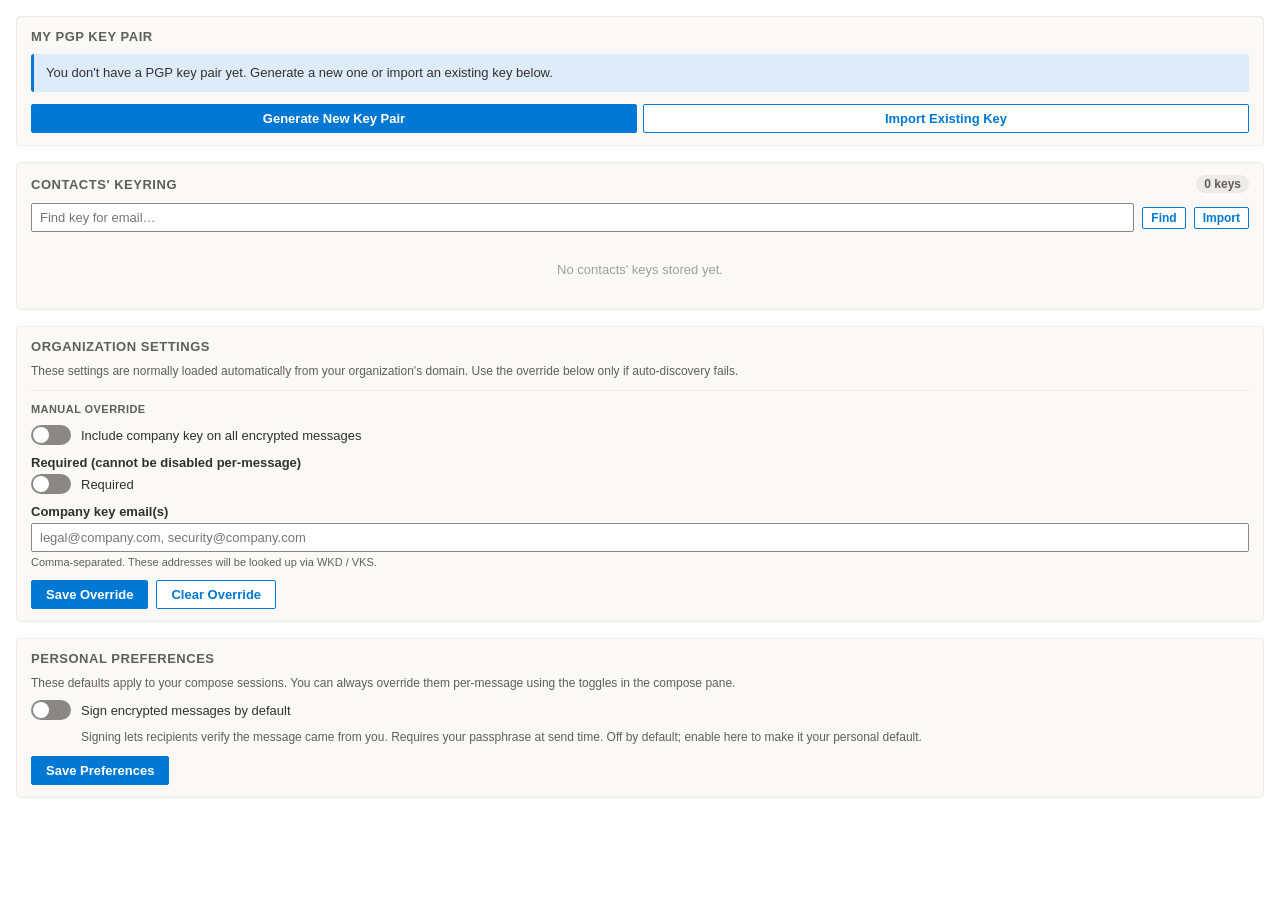
<file: web/KeyManagement.html>
<!DOCTYPE html>
<html lang="en">
<head>
  <meta charset="UTF-8" />
  <meta http-equiv="X-UA-Compatible" content="IE=Edge" />
  <meta name="viewport" content="width=device-width, initial-scale=1.0" />
  <title>PGP Key Management</title>

  <script src="https://appsforoffice.microsoft.com/lib/1/hosted/office.js"></script>
  <link rel="stylesheet" href="https://static2.sharepointonline.com/files/fabric/office-ui-fabric-core/9.6.0/css/fabric.min.css" />
  <link rel="stylesheet" href="css/pgp-addon.css" />
</head>
<body>
<div class="pgp-pane" id="app">

  <!-- ── Global status bar ──────────────────────────────── -->
  <div id="status-bar" class="pgp-hidden"></div>

  <!-- ═══════════════════════════════════════════════════════
       MY KEY PAIR
  ══════════════════════════════════════════════════════════ -->
  <section class="pgp-section" id="section-my-key">
    <div class="pgp-section-title">My PGP Key Pair</div>

    <!-- No key exists yet -->
    <div id="panel-no-key">
      <div class="pgp-alert pgp-alert--info pgp-mt-sm">
        You don't have a PGP key pair yet. Generate a new one or import an
        existing key below.
      </div>
      <div class="pgp-row pgp-mt-md" style="flex-wrap:wrap;gap:6px;">
        <button class="pgp-btn pgp-btn--primary" style="flex:1;" id="btn-show-generate">
          Generate New Key Pair
        </button>
        <button class="pgp-btn pgp-btn--secondary" style="flex:1;" id="btn-show-import-key">
          Import Existing Key
        </button>
      </div>
    </div>

    <!-- Key exists — show info -->
    <div id="panel-has-key" class="pgp-hidden">
      <div class="pgp-row pgp-row--between">
        <div>
          <div id="key-uid" style="font-weight:600;"></div>
          <div id="key-created" class="pgp-key-item__meta"></div>
          <div id="key-expires" class="pgp-key-item__meta"></div>
        </div>
        <span id="key-status-badge" class="pgp-badge pgp-badge--success">Active</span>
      </div>
      <span class="pgp-fingerprint" id="key-fingerprint"></span>

      <!-- Shown for legacy (weak) key types -->
      <div id="key-legacy-row" class="pgp-hidden" style="margin-top:6px;">
        <span class="pgp-badge pgp-badge--warning" id="key-algorithm-badge"></span>
      </div>

      <div class="pgp-row pgp-mt-md" style="flex-wrap:wrap;gap:6px;">
        <button class="pgp-btn pgp-btn--secondary" id="btn-copy-pubkey">Copy Public Key</button>
        <button class="pgp-btn pgp-btn--secondary" id="btn-send-pubkey">Send via Email</button>
        <button class="pgp-btn pgp-btn--secondary" id="btn-export-key">Download Backup</button>
        <button class="pgp-btn pgp-btn--secondary" id="btn-show-generate">Regenerate Key</button>
        <button class="pgp-btn pgp-btn--secondary" id="btn-show-import-key">Import Key</button>
        <button class="pgp-btn pgp-btn--danger"    id="btn-delete-key">Delete Key</button>
      </div>

      <!-- Inline confirmation shown when Delete Key is clicked (replaces window.confirm,
           which is blocked in sandboxed Office task-pane iframes). -->
      <div id="panel-delete-confirm" class="pgp-hidden"
           style="margin-top:10px;padding:10px;background:#fef0f0;border:1px solid #f4c7c7;border-radius:4px;">
        <div style="font-size:13px;font-weight:600;color:#a80000;margin-bottom:6px;">Delete key pair?</div>
        <p style="font-size:12px;color:#605e5c;margin:0 0 10px;">
          This cannot be undone. You will need to generate or import a new key
          pair and share your new public key with all your contacts.
        </p>
        <div class="pgp-row" style="gap:8px;">
          <button class="pgp-btn pgp-btn--danger pgp-btn--sm" id="btn-delete-confirm">Yes, Delete</button>
          <button class="pgp-btn pgp-btn--secondary pgp-btn--sm" id="btn-delete-cancel">Cancel</button>
        </div>
      </div>

      <!-- Add Modern Subkeys — shown only for legacy (weak) algorithm keys -->
      <div id="panel-add-subkeys-trigger" class="pgp-hidden" style="margin-top:10px;">
        <button class="pgp-btn pgp-btn--secondary pgp-btn--full" id="btn-add-subkeys">
          ✦ Add Modern ECC Subkeys
        </button>
      </div>

      <!-- Add Modern Subkeys form — shown when btn-add-subkeys is clicked -->
      <div id="panel-add-subkeys" class="pgp-hidden"
           style="margin-top:12px;border-top:1px solid #edebe9;padding-top:12px;">
        <div class="pgp-section-title" style="margin-bottom:6px;">Add Modern ECC Subkeys</div>
        <p style="font-size:12px;color:#3b3a39;margin:0 0 10px;">
          This will append two new subkeys to your existing key:
        </p>
        <ul style="font-size:12px;color:#3b3a39;margin:0 0 10px;padding-left:18px;">
          <li><strong>Ed25519</strong> — preferred signing subkey (SHA-256, no expiry)</li>
          <li><strong>X25519</strong> — preferred encryption subkey (SHA-256, no expiry)</li>
        </ul>
        <p style="font-size:12px;color:#3b3a39;margin:0 0 10px;">
          Your original key is preserved unchanged. Modern clients will automatically
          prefer the new subkeys. After adding, share your updated public key with
          contacts who need to send you encrypted mail.
        </p>
        <div class="pgp-field">
          <label for="add-subkeys-passphrase">Your passphrase</label>
          <input type="password" id="add-subkeys-passphrase"
            placeholder="Passphrase for this key" autocomplete="off" />
          <span class="pgp-field__hint">Required to authorize the new subkey bindings.</span>
        </div>
        <div id="add-subkeys-status" class="pgp-hidden pgp-mt-sm"></div>
        <div class="pgp-row pgp-mt-md">
          <button class="pgp-btn pgp-btn--primary" id="btn-add-subkeys-confirm" style="flex:1;">
            <span class="pgp-spinner pgp-hidden" id="add-subkeys-spinner"></span>
            Add Modern Subkeys
          </button>
          <button class="pgp-btn pgp-btn--secondary" id="btn-add-subkeys-cancel">Cancel</button>
        </div>
      </div>

      <p style="font-size:11px;color:#605e5c;margin:6px 0 0;">
        <strong>Download Backup</strong> saves your passphrase-protected private key as
        a <code>.asc</code> file. Keep this file secure — it cannot be decrypted without
        your passphrase.
      </p>
    </div>

    <!-- Import existing private key form (hidden until triggered) -->
    <div id="panel-import-key-form" class="pgp-hidden" style="margin-top:12px;border-top:1px solid #edebe9;padding-top:12px;">
      <div class="pgp-section-title" style="margin-bottom:6px;">Import Existing Private Key</div>
      <p style="font-size:12px;color:#605e5c;margin:0 0 10px 0;">
        Paste your armored private key block below.  RSA, ECC, DSA/ElGamal, and
        other OpenPGP-compatible key types are all accepted.  Legacy DSA/ElGamal
        keys will display a security advisory before saving.  Your passphrase is
        required to verify the key is readable — it will not be stored.
      </p>

      <div class="pgp-field">
        <label for="import-privkey-text">Armored private key</label>
        <textarea id="import-privkey-text" rows="7"
          placeholder="-----BEGIN PGP PRIVATE KEY BLOCK-----"
          style="font-family:monospace;font-size:11px;resize:vertical;"></textarea>
      </div>
      <div class="pgp-field">
        <label for="import-privkey-passphrase">Passphrase</label>
        <input type="password" id="import-privkey-passphrase"
          placeholder="Passphrase for this key" autocomplete="off" />
        <span class="pgp-field__hint">
          Used to verify the key is readable. Not stored by the add-in.
        </span>
      </div>

      <div id="import-key-status" class="pgp-hidden pgp-mt-sm"></div>

      <!-- Legacy key warning — shown when a DSA/ElGamal key is detected -->
      <div id="import-legacy-warning" class="pgp-hidden pgp-mt-sm"
           style="border:1px solid #c8a900;background:#fffbe6;border-radius:3px;padding:10px 12px;">
        <div style="font-weight:600;margin-bottom:6px;">⚠ Legacy DSA/ElGamal key detected</div>
        <p style="font-size:12px;color:#3b3a39;margin:0 0 8px;">
          This key uses DSA for signing and ElGamal for encryption — algorithms from
          the mid-1990s that are no longer recommended.  Specific concerns:
        </p>
        <ul style="font-size:12px;color:#3b3a39;margin:0 0 8px;padding-left:18px;">
          <li>Self-signatures use <strong>SHA-1</strong>, which is considered weak against
              collision attacks for new signatures.</li>
          <li><strong>DSA</strong> key strength is limited by the DSA parameter size
              (typically 1024-bit group order, equivalent to ~80-bit security).</li>
          <li><strong>ElGamal</strong> encryption is unpadded and not IND-CCA2 secure
              without careful implementation.</li>
        </ul>
        <p style="font-size:12px;color:#3b3a39;margin:0 0 10px;">
          The add-in will decrypt messages sent to this key, but
          <strong>new messages will not be signed</strong> with it because creating new
          DSA/SHA-1 signatures is blocked by the underlying cryptographic library.
          It is strongly recommended to generate a new ECC or RSA-4096 key and share
          the new public key with your contacts.
        </p>
        <div class="pgp-row" style="gap:8px;">
          <button class="pgp-btn pgp-btn--danger pgp-btn--sm" id="btn-import-legacy-confirm">
            I understand — import anyway
          </button>
          <button class="pgp-btn pgp-btn--secondary pgp-btn--sm" id="btn-import-legacy-cancel">
            Cancel
          </button>
        </div>
      </div>

      <div class="pgp-row pgp-mt-md" id="import-key-buttons">
        <button class="pgp-btn pgp-btn--primary" id="btn-import-key-confirm" style="flex:1;">
          <span class="pgp-spinner pgp-hidden" id="import-key-spinner"></span>
          Import Key
        </button>
        <button class="pgp-btn pgp-btn--secondary" id="btn-import-key-cancel">Cancel</button>
      </div>
    </div>

    <!-- Generate form (hidden until triggered) -->
    <div id="panel-generate-form" class="pgp-hidden" style="margin-top:12px;border-top:1px solid #edebe9;padding-top:12px;">
      <div class="pgp-section-title" style="margin-bottom:12px;">Generate Key Pair</div>

      <div class="pgp-field">
        <label>Key type</label>
        <div style="display:flex;flex-direction:column;gap:6px;margin-top:4px;">
          <label style="display:flex;align-items:flex-start;gap:8px;cursor:pointer;">
            <input type="radio" name="gen-key-type" id="gen-key-type-ecc" value="ecc" checked style="margin-top:3px;" />
            <span>
              <strong>ECC (Ed25519 / X25519)</strong> — Recommended<br/>
              <span style="font-size:11px;color:#605e5c;">Modern, compact keys (~3–6 KB). Supported by GnuPG ≥ 2.1, Thunderbird, Proton Mail, and most current clients.</span>
            </span>
          </label>
          <label style="display:flex;align-items:flex-start;gap:8px;cursor:pointer;">
            <input type="radio" name="gen-key-type" id="gen-key-type-rsa" value="rsa4096" style="margin-top:3px;" />
            <span>
              <strong>RSA-4096</strong> — Legacy compatibility<br/>
              <span style="font-size:11px;color:#605e5c;">Larger keys (~6–10 KB), slower to generate. Use only when exchanging keys with older clients (GnuPG &lt; 2.1, pre-2015 PGP software).</span>
            </span>
          </label>
        </div>
      </div>

      <div class="pgp-field">
        <label for="gen-name">Full name</label>
        <input type="text" id="gen-name" placeholder="Alice Smith" autocomplete="off" />
      </div>
      <div class="pgp-field">
        <label for="gen-email">Email address</label>
        <input type="email" id="gen-email" placeholder="alice@example.com" autocomplete="off" />
      </div>
      <div class="pgp-field">
        <label for="gen-passphrase">Passphrase</label>
        <input type="password" id="gen-passphrase" placeholder="Strong passphrase" autocomplete="new-password" />
        <span class="pgp-field__hint">This passphrase protects your private key. Store it safely — it cannot be recovered.</span>
      </div>
      <div class="pgp-field">
        <label for="gen-passphrase-confirm">Confirm passphrase</label>
        <input type="password" id="gen-passphrase-confirm" placeholder="Repeat passphrase" autocomplete="new-password" />
      </div>

      <div id="gen-status" class="pgp-hidden pgp-mt-sm"></div>

      <div class="pgp-row pgp-mt-md">
        <button class="pgp-btn pgp-btn--primary" id="btn-generate-confirm" style="flex:1;">
          <span class="pgp-spinner pgp-hidden" id="gen-spinner"></span>
          Generate
        </button>
        <button class="pgp-btn pgp-btn--secondary" id="btn-generate-cancel">Cancel</button>
      </div>
    </div>
  </section>

  <!-- ═══════════════════════════════════════════════════════
       CONTACTS' KEYRING
  ══════════════════════════════════════════════════════════ -->
  <section class="pgp-section" id="section-keyring">
    <div class="pgp-row pgp-row--between" style="margin-bottom:10px;">
      <div class="pgp-section-title" style="margin:0;">Contacts' Keyring</div>
      <span id="keyring-count" class="pgp-badge pgp-badge--neutral">0 keys</span>
    </div>

    <!-- Search / lookup -->
    <div class="pgp-row" style="margin-bottom:10px;">
      <input type="email" id="keyring-search" placeholder="Find key for email…" style="flex:1;padding:6px 8px;border:1px solid #8a8886;border-radius:2px;font-size:13px;" />
      <button class="pgp-btn pgp-btn--secondary pgp-btn--sm" id="btn-find-key">Find</button>
      <button class="pgp-btn pgp-btn--secondary pgp-btn--sm" id="btn-show-import">Import</button>
    </div>

    <!-- Search result -->
    <div id="find-result" class="pgp-hidden pgp-mt-sm"></div>

    <!-- Import form -->
    <div id="panel-import-form" class="pgp-hidden" style="margin-bottom:10px;padding:10px;background:#fff;border:1px solid #edebe9;border-radius:3px;">
      <div class="pgp-field" style="margin-bottom:6px;">
        <label for="import-email">Email address</label>
        <input type="email" id="import-email" placeholder="contact@example.com" autocomplete="off" />
      </div>
      <div class="pgp-field" style="margin-bottom:6px;">
        <label for="import-key-text">Armored public key</label>
        <textarea id="import-key-text" rows="5" placeholder="-----BEGIN PGP PUBLIC KEY BLOCK-----"></textarea>
      </div>
      <div id="import-status" class="pgp-hidden"></div>
      <div class="pgp-row pgp-mt-sm">
        <button class="pgp-btn pgp-btn--primary pgp-btn--sm" id="btn-import-confirm">Save Key</button>
        <button class="pgp-btn pgp-btn--secondary pgp-btn--sm" id="btn-import-cancel">Cancel</button>
      </div>
    </div>

    <!-- Key list -->
    <ul class="pgp-key-list" id="keyring-list">
      <li class="pgp-empty" id="keyring-empty">No contacts' keys stored yet.</li>
    </ul>

    <!-- Storage warning -->
    <div id="storage-warning" class="pgp-alert pgp-alert--warning pgp-hidden pgp-mt-sm">
      Storage is nearly full. Consider removing unused keys before adding more.
    </div>
  </section>

  <!-- ═══════════════════════════════════════════════════════
       ORGANIZATION SETTINGS
  ══════════════════════════════════════════════════════════ -->
  <section class="pgp-section" id="section-org">
    <div class="pgp-section-title">Organization Settings</div>
    <p style="font-size:12px;color:#605e5c;margin:0 0 10px 0;">
      These settings are normally loaded automatically from your organization's
      domain. Use the override below only if auto-discovery fails.
    </p>

    <div id="org-status" class="pgp-mt-sm"></div>

    <hr class="pgp-divider" />

    <div class="pgp-section-title" style="font-size:11px;">Manual Override</div>

    <label class="pgp-toggle" style="margin-bottom:10px;">
      <input type="checkbox" id="org-key-enabled" />
      <span class="pgp-toggle__track"></span>
      <span class="pgp-toggle__label">Include company key on all encrypted messages</span>
    </label>

    <div class="pgp-field">
      <label for="org-key-required-toggle">Required (cannot be disabled per-message)</label>
      <label class="pgp-toggle">
        <input type="checkbox" id="org-key-required" />
        <span class="pgp-toggle__track"></span>
        <span class="pgp-toggle__label">Required</span>
      </label>
    </div>

    <div class="pgp-field">
      <label for="org-key-emails">Company key email(s)</label>
      <input type="text" id="org-key-emails" placeholder="legal@company.com, security@company.com" />
      <span class="pgp-field__hint">Comma-separated. These addresses will be looked up via WKD / VKS.</span>
    </div>

    <div id="org-save-status" class="pgp-hidden pgp-mt-sm"></div>

    <div class="pgp-row pgp-mt-md">
      <button class="pgp-btn pgp-btn--primary" id="btn-save-org">Save Override</button>
      <button class="pgp-btn pgp-btn--secondary" id="btn-clear-org">Clear Override</button>
    </div>
  </section>

  <!-- ═══════════════════════════════════════════════════════
       PERSONAL PREFERENCES
  ══════════════════════════════════════════════════════════ -->
  <section class="pgp-section" id="section-prefs">
    <div class="pgp-section-title">Personal Preferences</div>
    <p style="font-size:12px;color:#605e5c;margin:0 0 10px 0;">
      These defaults apply to your compose sessions. You can always override
      them per-message using the toggles in the compose pane.
    </p>

    <label class="pgp-toggle" style="margin-bottom:10px;">
      <input type="checkbox" id="pref-sign-default" />
      <span class="pgp-toggle__track"></span>
      <span class="pgp-toggle__label">Sign encrypted messages by default</span>
    </label>
    <p style="font-size:12px;color:#605e5c;margin:0 0 10px 50px;">
      Signing lets recipients verify the message came from you. Requires your
      passphrase at send time. Off by default; enable here to make it your
      personal default.
    </p>

    <div id="prefs-save-status" class="pgp-hidden pgp-mt-sm"></div>

    <div class="pgp-row pgp-mt-md">
      <button class="pgp-btn pgp-btn--primary" id="btn-save-prefs">Save Preferences</button>
    </div>
  </section>

</div><!-- /.pgp-pane -->

<script type="module" src="KeyManagement.js"></script>
</body>
</html>
</file>
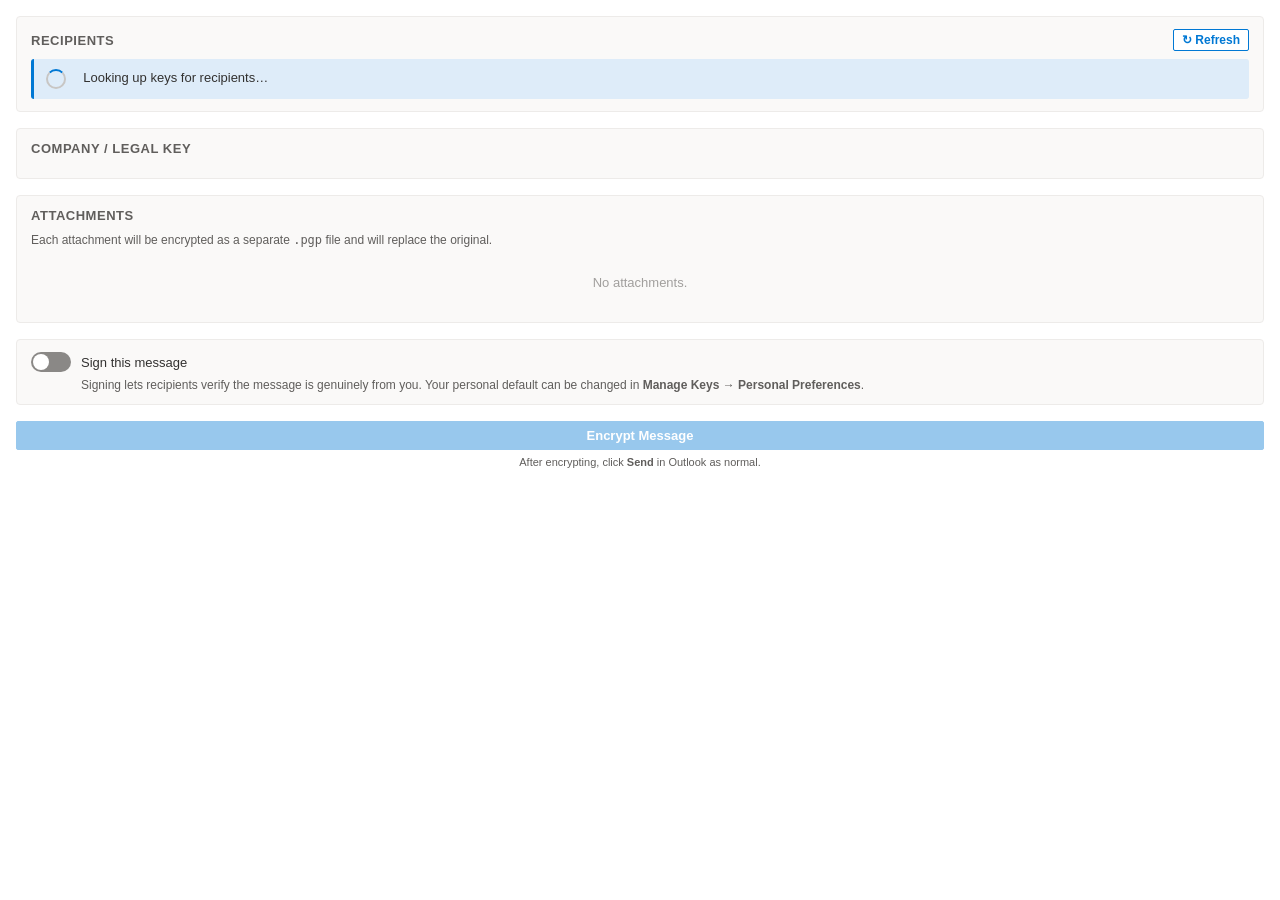
<file: web/MessageCompose.html>
<!DOCTYPE html>
<html lang="en">
<head>
  <meta charset="UTF-8" />
  <meta http-equiv="X-UA-Compatible" content="IE=Edge" />
  <meta name="viewport" content="width=device-width, initial-scale=1.0" />
  <title>PGP Encrypt Message</title>

  <script src="https://appsforoffice.microsoft.com/lib/1/hosted/office.js"></script>
  <link rel="stylesheet" href="https://static2.sharepointonline.com/files/fabric/office-ui-fabric-core/9.6.0/css/fabric.min.css" />
  <link rel="stylesheet" href="css/pgp-addon.css" />
</head>
<body>
<div class="pgp-pane" id="app">

  <!-- ── Global status ──────────────────────────────────── -->
  <div id="status-bar" class="pgp-hidden"></div>

  <!-- ── Session key status ─────────────────────────────── -->
  <div id="session-status" class="pgp-session-status pgp-hidden">
    <span id="session-status-text"></span>
    <button class="pgp-btn pgp-btn--secondary pgp-btn--sm" id="btn-lock-session">Lock</button>
  </div>

  <!-- ── No key warning ─────────────────────────────────── -->
  <div id="panel-no-key" class="pgp-alert pgp-alert--error pgp-hidden">
    You don't have a PGP key pair. Open <strong>Manage Keys</strong> to generate one before encrypting messages.
  </div>

  <!-- ═══════════════════════════════════════════════════════
       RECIPIENTS
  ══════════════════════════════════════════════════════════ -->
  <section class="pgp-section" id="section-recipients">
    <div class="pgp-row pgp-row--between" style="margin-bottom:8px;">
      <div class="pgp-section-title" style="margin:0;">Recipients</div>
      <button class="pgp-btn pgp-btn--secondary pgp-btn--sm" id="btn-refresh-recipients">↻ Refresh</button>
    </div>

    <div id="recipients-loading" class="pgp-alert pgp-alert--info">
      <span class="pgp-spinner"></span>&nbsp; Looking up keys for recipients…
    </div>

    <ul class="pgp-recipient-list pgp-hidden" id="recipient-list"></ul>

    <div id="recipients-empty" class="pgp-empty pgp-hidden">
      No recipients found. Add recipients in the message header first.
    </div>
  </section>

  <!-- ═══════════════════════════════════════════════════════
       COMPANY KEY
  ══════════════════════════════════════════════════════════ -->
  <section class="pgp-section" id="section-company-key">
    <div class="pgp-section-title">Company / Legal Key</div>

    <div id="company-key-disabled" class="pgp-hidden" style="font-size:12px;color:#605e5c;">
      Company key is not configured for your organization.
    </div>

    <div id="company-key-panel" class="pgp-hidden">
      <label class="pgp-toggle" id="company-key-toggle-wrapper">
        <input type="checkbox" id="company-key-toggle" checked />
        <span class="pgp-toggle__track"></span>
        <span class="pgp-toggle__label">Include company key on this message</span>
      </label>
      <ul class="pgp-key-list pgp-mt-sm" id="company-key-list"></ul>
    </div>
  </section>

  <!-- ═══════════════════════════════════════════════════════
       ATTACHMENTS
  ══════════════════════════════════════════════════════════ -->
  <section class="pgp-section" id="section-attachments">
    <div class="pgp-section-title">Attachments</div>
    <p style="font-size:12px;color:#605e5c;margin:0 0 8px 0;">
      Each attachment will be encrypted as a separate <code>.pgp</code> file
      and will replace the original.
    </p>
    <div id="attachments-loading" class="pgp-hidden" style="font-size:13px;color:#605e5c;">
      <span class="pgp-spinner"></span>&nbsp; Loading attachments…
    </div>
    <ul class="pgp-attachment-list" id="attachment-list">
      <li class="pgp-empty" id="attachments-empty">No attachments.</li>
    </ul>
  </section>

  <!-- ═══════════════════════════════════════════════════════
       SIGN
  ══════════════════════════════════════════════════════════ -->
  <section class="pgp-section">
    <label class="pgp-toggle">
      <!-- Default is unchecked; MessageCompose.js sets this from the stored
           personal preference (pgp_sign_default) on load.  The user can
           flip the toggle here to override the default for this message. -->
      <input type="checkbox" id="sign-toggle" />
      <span class="pgp-toggle__track"></span>
      <span class="pgp-toggle__label">Sign this message</span>
    </label>
    <p style="font-size:12px;color:#605e5c;margin:6px 0 0 50px;">
      Signing lets recipients verify the message is genuinely from you.
      Your personal default can be changed in <strong>Manage Keys → Personal Preferences</strong>.
    </p>
  </section>

  <!-- ═══════════════════════════════════════════════════════
       ENCRYPT BUTTON
  ══════════════════════════════════════════════════════════ -->
  <div>
    <button class="pgp-btn pgp-btn--primary pgp-btn--full" id="btn-encrypt" disabled>
      <span class="pgp-spinner pgp-hidden" id="encrypt-spinner"></span>
      Encrypt Message
    </button>
    <p style="font-size:11px;color:#605e5c;margin:6px 0 0;text-align:center;">
      After encrypting, click <strong>Send</strong> in Outlook as normal.
    </p>
  </div>

  <!-- ── Inline-attachment warning modal ───────────────── -->
  <div id="cid-warning-modal" class="pgp-hidden" style="position:fixed;inset:0;background:rgba(0,0,0,0.4);display:flex;align-items:center;justify-content:center;z-index:1000;">
    <div style="background:#fff;border-radius:4px;padding:20px;width:300px;max-width:90vw;box-shadow:0 4px 20px rgba(0,0,0,0.2);">
      <div style="font-size:14px;font-weight:600;margin-bottom:10px;color:#a80000;">⚠ Inline Attachments Detected</div>
      <p style="font-size:13px;color:#605e5c;margin:0 0 10px;">
        This message contains <strong>inline attachments</strong> (e.g. embedded
        images) that are not compatible with PGP encryption. After decryption the
        recipient would see broken image placeholders.
      </p>
      <p id="cid-hint-web" style="font-size:12px;color:#605e5c;margin:0 0 14px;">
        Choose <strong>Convert</strong> to remove the inline images from the
        message body and re-attach them as regular file attachments, or
        <strong>Continue Anyway</strong> to encrypt as-is with broken image
        placeholders for the recipient.
      </p>
      <p id="cid-hint-desktop" style="font-size:12px;color:#605e5c;margin:0 0 14px;">
        To fix this, remove the inline images from the message body and
        re-attach them as regular file attachments before encrypting, or choose
        <strong>Continue Anyway</strong> to encrypt as-is.
      </p>
      <div style="display:flex;flex-direction:column;gap:8px;">
        <button class="pgp-btn pgp-btn--primary pgp-btn--sm" id="btn-cid-convert">Convert to Regular Attachments</button>
        <div class="pgp-row" style="gap:8px;">
          <button class="pgp-btn pgp-btn--secondary pgp-btn--sm" style="flex:1;" id="btn-cid-continue">Continue Anyway</button>
          <button class="pgp-btn pgp-btn--secondary pgp-btn--sm" style="flex:1;" id="btn-cid-cancel">Cancel</button>
        </div>
      </div>
    </div>
  </div>

  <!-- ── Passphrase modal (shown programmatically) ──────── -->
  <div id="passphrase-modal" class="pgp-hidden" style="position:fixed;inset:0;background:rgba(0,0,0,0.4);display:flex;align-items:center;justify-content:center;z-index:1000;">
    <div style="background:#fff;border-radius:4px;padding:20px;width:280px;max-width:90vw;box-shadow:0 4px 20px rgba(0,0,0,0.2);">
      <div style="font-size:14px;font-weight:600;margin-bottom:12px;">Enter Passphrase</div>
      <p style="font-size:13px;color:#605e5c;margin:0 0 10px;">
        Your private key passphrase is required to sign and encrypt this message.
      </p>
      <input type="password" id="passphrase-input" placeholder="Passphrase"
        style="width:100%;box-sizing:border-box;padding:7px 8px;border:1px solid #8a8886;border-radius:2px;font-size:13px;margin-bottom:8px;" />
      <div id="passphrase-error" class="pgp-hidden" style="color:#a80000;font-size:12px;margin-bottom:8px;"></div>
      <div class="pgp-row" style="gap:8px;">
        <button class="pgp-btn pgp-btn--primary" style="flex:1;" id="btn-passphrase-ok">OK</button>
        <button class="pgp-btn pgp-btn--secondary" id="btn-passphrase-cancel">Cancel</button>
      </div>
    </div>
  </div>

</div><!-- /.pgp-pane -->

<script type="module" src="MessageCompose.js"></script>
</body>
</html>
</file>
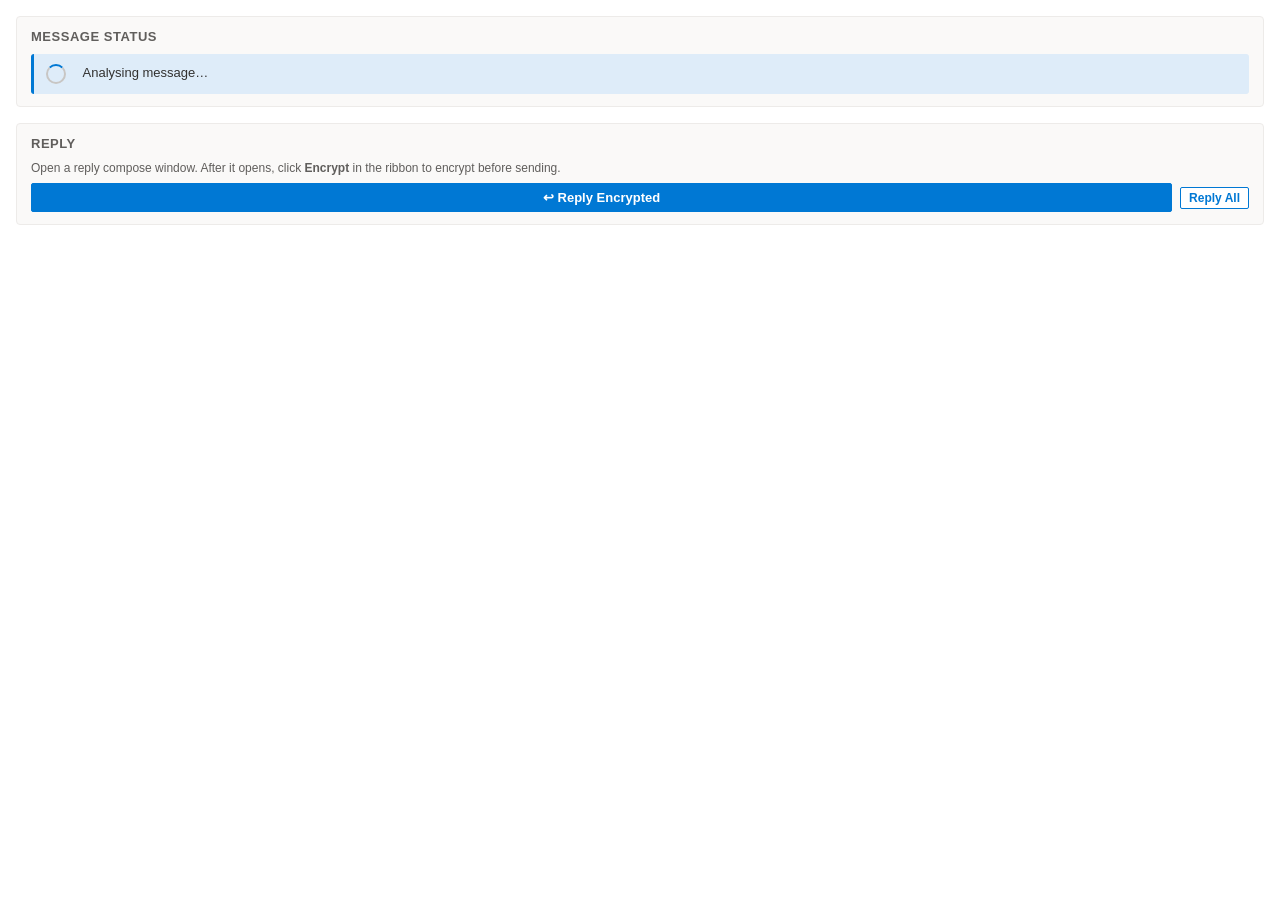
<file: web/MessageRead.html>
<!DOCTYPE html>
<html lang="en">
<head>
  <meta charset="UTF-8" />
  <meta http-equiv="X-UA-Compatible" content="IE=Edge" />
  <meta name="viewport" content="width=device-width, initial-scale=1.0" />
  <title>PGP Decrypt Message</title>

  <script src="https://appsforoffice.microsoft.com/lib/1/hosted/office.js"></script>
  <link rel="stylesheet" href="https://static2.sharepointonline.com/files/fabric/office-ui-fabric-core/9.6.0/css/fabric.min.css" />
  <link rel="stylesheet" href="css/pgp-addon.css" />
</head>
<body>
<div class="pgp-pane" id="app">

  <!-- ── Global status ──────────────────────────────────── -->
  <div id="status-bar" class="pgp-hidden"></div>

  <!-- ── Session key status ─────────────────────────────── -->
  <div id="session-status" class="pgp-session-status pgp-hidden">
    <span id="session-status-text"></span>
    <button class="pgp-btn pgp-btn--secondary pgp-btn--sm" id="btn-lock-session">Lock</button>
  </div>

  <!-- ── No key warning ─────────────────────────────────── -->
  <div id="panel-no-key" class="pgp-alert pgp-alert--error pgp-hidden">
    You don't have a PGP key pair. Open <strong>Manage Keys</strong> to generate one.
  </div>

  <!-- ═══════════════════════════════════════════════════════
       MESSAGE STATUS
  ══════════════════════════════════════════════════════════ -->
  <section class="pgp-section" id="section-message-status">
    <div class="pgp-section-title">Message Status</div>
    <div id="detection-loading" class="pgp-alert pgp-alert--info">
      <span class="pgp-spinner"></span>&nbsp; Analysing message…
    </div>
    <div id="detection-result" class="pgp-hidden"></div>
  </section>

  <!-- ═══════════════════════════════════════════════════════
       DECRYPT BODY
  ══════════════════════════════════════════════════════════ -->
  <section class="pgp-section pgp-hidden" id="section-decrypt">
    <div class="pgp-section-title">Encrypted Message</div>
    <p style="font-size:12px;color:#605e5c;margin:0 0 8px;">
      This message is PGP-encrypted. Enter your passphrase to decrypt it.
    </p>
    <button class="pgp-btn pgp-btn--primary pgp-btn--full" id="btn-decrypt">
      <span class="pgp-spinner pgp-hidden" id="decrypt-spinner"></span>
      Decrypt Message
    </button>
  </section>

  <!-- ═══════════════════════════════════════════════════════
       DECRYPTED BODY
  ══════════════════════════════════════════════════════════ -->
  <section class="pgp-section pgp-hidden" id="section-decrypted">
    <div class="pgp-row pgp-row--between" style="margin-bottom:8px;">
      <div class="pgp-section-title" style="margin:0;">Decrypted Content</div>
      <div class="pgp-row" style="gap:6px;align-items:center;">
        <button class="pgp-btn pgp-btn--secondary pgp-btn--sm" id="btn-copy-decrypted">Copy</button>
        <button class="pgp-btn pgp-btn--secondary pgp-btn--sm" id="btn-popout-decrypted">&#x26F6; Pop Out</button>
        <div id="signature-badge"></div>
      </div>
    </div>
    <div id="signature-details" class="pgp-hidden" style="font-size:11px;color:#605e5c;margin-bottom:8px;"></div>
    <!-- Plain-text decrypted content (shown when payload is not HTML) -->
    <div class="pgp-decrypted-body pgp-hidden" id="decrypted-body"></div>
    <!-- HTML decrypted content — sandboxed iframe prevents script execution -->
    <div class="pgp-decrypted-html-wrapper pgp-hidden" id="decrypted-html-wrapper">
      <iframe id="decrypted-html-frame"
        sandbox="allow-same-origin"
        referrerpolicy="no-referrer"
        style="width:100%;border:none;min-height:320px;"
        title="Decrypted message content"></iframe>
    </div>
  </section>

  <!-- ═══════════════════════════════════════════════════════
       SIGNED ONLY (not encrypted)
  ══════════════════════════════════════════════════════════ -->
  <section class="pgp-section pgp-hidden" id="section-signed-only">
    <div class="pgp-section-title">Signed Message</div>
    <div id="signed-body-status"></div>
    <div class="pgp-decrypted-body pgp-mt-sm pgp-hidden" id="signed-body"></div>
  </section>

  <!-- ═══════════════════════════════════════════════════════
       ATTACHMENTS
  ══════════════════════════════════════════════════════════ -->
  <section class="pgp-section pgp-hidden" id="section-attachments">
    <div class="pgp-section-title">Encrypted Attachments</div>
    <ul class="pgp-attachment-list" id="attachment-list"></ul>
  </section>

  <!-- ═══════════════════════════════════════════════════════
       REPLY ENCRYPTED
  ══════════════════════════════════════════════════════════ -->
  <section class="pgp-section" id="section-reply">
    <div class="pgp-section-title">Reply</div>
    <!-- Desktop hint — hidden on mobile by JS -->
    <p id="reply-desktop-hint" style="font-size:12px;color:#605e5c;margin:0 0 8px;">
      Open a reply compose window. After it opens, click <strong>Encrypt</strong>
      in the ribbon to encrypt before sending.
    </p>
    <!-- Mobile hint — shown on mobile by JS -->
    <p id="reply-mobile-hint" class="pgp-hidden" style="font-size:12px;color:#605e5c;margin:0 0 8px;">
      Compose your reply below, tap <strong>Encrypt Reply</strong>, then copy the
      result and paste it as the body of a normal reply in Outlook.
    </p>
    <div class="pgp-row" style="gap:8px;">
      <button class="pgp-btn pgp-btn--primary" style="flex:1;" id="btn-reply-encrypted">
        ↩ Reply Encrypted
      </button>
      <button class="pgp-btn pgp-btn--secondary pgp-btn--sm" id="btn-reply-all-encrypted"
        title="Reply All Encrypted">
        Reply All
      </button>
    </div>
  </section>

  <!-- ═══════════════════════════════════════════════════════
       MOBILE INLINE COMPOSE
       Shown instead of the ribbon-encrypt flow on iOS/Android
       because Outlook mobile has no compose add-in surface.
  ══════════════════════════════════════════════════════════ -->
  <section class="pgp-section pgp-hidden" id="section-mobile-compose">
    <div class="pgp-section-title" id="mobile-compose-title">Compose Encrypted Reply</div>
    <div id="mobile-compose-key-status" class="pgp-hidden"
      style="font-size:12px;color:#605e5c;margin-bottom:6px;"></div>
    <textarea id="mobile-compose-body"
      style="width:100%;box-sizing:border-box;padding:8px;border:1px solid #8a8886;
             border-radius:2px;font-size:13px;font-family:inherit;resize:vertical;
             min-height:120px;"
      placeholder="Type your reply here…"></textarea>
    <!-- Shown after encryption — instructions + copy button -->
    <div id="mobile-copy-instructions" class="pgp-hidden"
      style="font-size:12px;color:#605e5c;margin:8px 0 4px;">
      Your reply is encrypted. Tap <strong>Copy</strong>, then start a reply in
      Outlook and paste this as the message body.
    </div>
    <div id="mobile-compose-status" class="pgp-hidden" style="margin-top:6px;"></div>
    <div class="pgp-row" style="gap:8px;margin-top:8px;">
      <button class="pgp-btn pgp-btn--primary" style="flex:1;" id="btn-mobile-encrypt-send">
        <span class="pgp-spinner pgp-hidden" id="mobile-encrypt-spinner"></span>
        Encrypt Reply
      </button>
      <button class="pgp-btn pgp-btn--secondary pgp-btn--sm pgp-hidden" id="btn-mobile-copy-armor">
        Copy
      </button>
      <button class="pgp-btn pgp-btn--secondary" id="btn-mobile-compose-cancel">Cancel</button>
    </div>
  </section>

  <!-- ── Passphrase modal ────────────────────────────────── -->
  <div id="passphrase-modal" class="pgp-hidden" style="position:fixed;inset:0;background:rgba(0,0,0,0.4);display:flex;align-items:center;justify-content:center;z-index:1000;">
    <div style="background:#fff;border-radius:4px;padding:20px;width:280px;max-width:90vw;box-shadow:0 4px 20px rgba(0,0,0,0.2);">
      <div style="font-size:14px;font-weight:600;margin-bottom:12px;">Enter Passphrase</div>
      <p style="font-size:13px;color:#605e5c;margin:0 0 10px;" id="passphrase-modal-msg">
        Your private key passphrase is required to decrypt.
      </p>
      <input type="password" id="passphrase-input" placeholder="Passphrase"
        style="width:100%;box-sizing:border-box;padding:7px 8px;border:1px solid #8a8886;border-radius:2px;font-size:13px;margin-bottom:8px;" />
      <div id="passphrase-error" class="pgp-hidden" style="color:#a80000;font-size:12px;margin-bottom:8px;"></div>
      <div class="pgp-row" style="gap:8px;">
        <button class="pgp-btn pgp-btn--primary" style="flex:1;" id="btn-passphrase-ok">OK</button>
        <button class="pgp-btn pgp-btn--secondary" id="btn-passphrase-cancel">Cancel</button>
      </div>
    </div>
  </div>

</div><!-- /.pgp-pane -->

<script type="module" src="MessageRead.js"></script>
</body>
</html>
</file>
<file: web/css/pgp-addon.css>
/* ============================================================
   pgp-addon.css  —  Shared styles for the PGP Outlook add-in
   Uses Fluent UI (Fabric) CSS as the base; this file adds
   add-in-specific components on top.
   ============================================================ */

/* ── Reset / base ─────────────────────────────────────────── */
html, body {
  width: 100%;
  height: 100%;
  margin: 0;
  padding: 0;
  font-family: "Segoe UI", -apple-system, BlinkMacSystemFont, sans-serif;
  font-size: 14px;
  color: #323130;
  background: #ffffff;
}

/* ── Layout ───────────────────────────────────────────────── */
.pgp-pane {
  display: flex;
  flex-direction: column;
  gap: 16px;
  padding: 16px;
  max-width: 100%;
  box-sizing: border-box;
}

.pgp-section {
  border: 1px solid #edebe9;
  border-radius: 4px;
  padding: 12px 14px;
  background: #faf9f8;
}

.pgp-section-title {
  font-size: 13px;
  font-weight: 600;
  color: #605e5c;
  text-transform: uppercase;
  letter-spacing: 0.04em;
  margin: 0 0 10px 0;
}

/* ── Status badges ────────────────────────────────────────── */
.pgp-badge {
  display: inline-flex;
  align-items: center;
  gap: 5px;
  font-size: 12px;
  font-weight: 600;
  padding: 2px 8px;
  border-radius: 10px;
  white-space: nowrap;
}

.pgp-badge--success {
  background: #dff6dd;
  color: #107c10;
}

.pgp-badge--error {
  background: #fde7e9;
  color: #a80000;
}

.pgp-badge--warning {
  background: #fff4ce;
  color: #7a6006;
}

.pgp-badge--info {
  background: #deecf9;
  color: #004578;
}

.pgp-badge--neutral {
  background: #edebe9;
  color: #605e5c;
}

/* ── Fingerprint display ──────────────────────────────────── */
.pgp-fingerprint {
  font-family: "Cascadia Code", "Consolas", "Courier New", monospace;
  font-size: 11px;
  letter-spacing: 0.08em;
  color: #605e5c;
  background: #f3f2f1;
  padding: 4px 8px;
  border-radius: 3px;
  word-break: break-all;
  display: block;
  margin-top: 4px;
}

/* ── Recipient list ───────────────────────────────────────── */
.pgp-recipient-list {
  list-style: none;
  padding: 0;
  margin: 0;
  display: flex;
  flex-direction: column;
  gap: 8px;
}

.pgp-recipient-item {
  display: flex;
  flex-direction: column;
  gap: 4px;
  padding: 8px;
  background: #ffffff;
  border: 1px solid #edebe9;
  border-radius: 3px;
}

.pgp-recipient-item__header {
  display: flex;
  align-items: center;
  justify-content: space-between;
  gap: 8px;
}

.pgp-recipient-item__email {
  font-weight: 500;
  flex: 1;
  overflow: hidden;
  text-overflow: ellipsis;
  white-space: nowrap;
}

.pgp-recipient-item__actions {
  display: flex;
  gap: 6px;
  flex-shrink: 0;
}

/* ── Keyring list ─────────────────────────────────────────── */
.pgp-key-list {
  list-style: none;
  padding: 0;
  margin: 0;
  display: flex;
  flex-direction: column;
  gap: 8px;
}

.pgp-key-item {
  display: flex;
  flex-direction: column;
  gap: 4px;
  padding: 10px;
  background: #ffffff;
  border: 1px solid #edebe9;
  border-radius: 3px;
}

.pgp-key-item__header {
  display: flex;
  align-items: flex-start;
  justify-content: space-between;
  gap: 8px;
}

.pgp-key-item__identity {
  flex: 1;
  min-width: 0;
}

.pgp-key-item__email {
  font-weight: 600;
  overflow: hidden;
  text-overflow: ellipsis;
  white-space: nowrap;
}

.pgp-key-item__name {
  font-size: 12px;
  color: #605e5c;
}

.pgp-key-item__meta {
  font-size: 11px;
  color: #a19f9d;
  margin-top: 2px;
}

/* ── Buttons ──────────────────────────────────────────────── */
.pgp-btn {
  display: inline-flex;
  align-items: center;
  justify-content: center;
  gap: 6px;
  padding: 6px 14px;
  font-size: 13px;
  font-weight: 600;
  border: 1px solid transparent;
  border-radius: 2px;
  cursor: pointer;
  transition: background 0.1s, border-color 0.1s;
  text-decoration: none;
  white-space: nowrap;
}

.pgp-btn:disabled {
  opacity: 0.4;
  cursor: not-allowed;
}

.pgp-btn--primary {
  background: #0078d4;
  color: #ffffff;
  border-color: #0078d4;
}

.pgp-btn--primary:hover:not(:disabled) {
  background: #106ebe;
  border-color: #106ebe;
}

.pgp-btn--secondary {
  background: #ffffff;
  color: #0078d4;
  border-color: #0078d4;
}

.pgp-btn--secondary:hover:not(:disabled) {
  background: #deecf9;
}

.pgp-btn--danger {
  background: #ffffff;
  color: #a80000;
  border-color: #a80000;
}

.pgp-btn--danger:hover:not(:disabled) {
  background: #fde7e9;
}

.pgp-btn--sm {
  padding: 3px 8px;
  font-size: 12px;
}

.pgp-btn--full {
  width: 100%;
}

/* ── Form controls ────────────────────────────────────────── */
.pgp-field {
  display: flex;
  flex-direction: column;
  gap: 4px;
  margin-bottom: 10px;
}

.pgp-field label {
  font-size: 13px;
  font-weight: 600;
  color: #323130;
}

.pgp-field input,
.pgp-field textarea,
.pgp-field select {
  padding: 6px 8px;
  border: 1px solid #8a8886;
  border-radius: 2px;
  font-size: 13px;
  font-family: inherit;
  color: #323130;
  background: #ffffff;
  box-sizing: border-box;
  width: 100%;
  transition: border-color 0.1s;
}

.pgp-field input:focus,
.pgp-field textarea:focus,
.pgp-field select:focus {
  outline: none;
  border-color: #0078d4;
  box-shadow: 0 0 0 1px #0078d4;
}

.pgp-field textarea {
  resize: vertical;
  min-height: 80px;
  font-family: "Cascadia Code", "Consolas", monospace;
  font-size: 11px;
}

.pgp-field__hint {
  font-size: 11px;
  color: #605e5c;
}

/* ── Toggle switch ────────────────────────────────────────── */
.pgp-toggle {
  display: flex;
  align-items: center;
  gap: 10px;
  cursor: pointer;
  user-select: none;
}

.pgp-toggle input[type="checkbox"] {
  width: 0;
  height: 0;
  opacity: 0;
  position: absolute;
}

.pgp-toggle__track {
  position: relative;
  width: 40px;
  height: 20px;
  background: #8a8886;
  border-radius: 10px;
  transition: background 0.2s;
  flex-shrink: 0;
}

.pgp-toggle input:checked + .pgp-toggle__track {
  background: #0078d4;
}

.pgp-toggle__track::after {
  content: '';
  position: absolute;
  top: 2px;
  left: 2px;
  width: 16px;
  height: 16px;
  background: #ffffff;
  border-radius: 50%;
  transition: transform 0.2s;
}

.pgp-toggle input:checked + .pgp-toggle__track::after {
  transform: translateX(20px);
}

.pgp-toggle__label {
  font-size: 13px;
  font-weight: 500;
}

/* ── Status / alert boxes ─────────────────────────────────── */
.pgp-alert {
  display: flex;
  align-items: flex-start;
  gap: 10px;
  padding: 10px 12px;
  border-radius: 3px;
  font-size: 13px;
  line-height: 1.4;
}

.pgp-alert--success { background: #dff6dd; border-left: 3px solid #107c10; }
.pgp-alert--error   { background: #fde7e9; border-left: 3px solid #a80000; }
.pgp-alert--warning { background: #fff4ce; border-left: 3px solid #d83b01; }
.pgp-alert--info    { background: #deecf9; border-left: 3px solid #0078d4; }

/* ── Decrypted message area ───────────────────────────────── */
.pgp-decrypted-body {
  white-space: pre-wrap;
  font-family: "Segoe UI", sans-serif;
  font-size: 13px;
  line-height: 1.5;
  padding: 10px;
  background: #f3f2f1;
  border-radius: 3px;
  max-height: 300px;
  overflow-y: auto;
  word-break: break-word;
}

/* ── Spinner ──────────────────────────────────────────────── */
.pgp-spinner {
  display: inline-block;
  width: 16px;
  height: 16px;
  border: 2px solid #c8c6c4;
  border-top-color: #0078d4;
  border-radius: 50%;
  animation: pgp-spin 0.7s linear infinite;
  vertical-align: middle;
  flex-shrink: 0;
}

@keyframes pgp-spin {
  to { transform: rotate(360deg); }
}

/* ── Attachment list ──────────────────────────────────────── */
.pgp-attachment-list {
  list-style: none;
  padding: 0;
  margin: 0;
  display: flex;
  flex-direction: column;
  gap: 6px;
}

.pgp-attachment-item {
  display: flex;
  align-items: center;
  justify-content: space-between;
  gap: 8px;
  padding: 6px 10px;
  background: #ffffff;
  border: 1px solid #edebe9;
  border-radius: 3px;
  font-size: 13px;
}

.pgp-attachment-item__name {
  flex: 1;
  overflow: hidden;
  text-overflow: ellipsis;
  white-space: nowrap;
}

/* ── Utility ──────────────────────────────────────────────── */
.pgp-row {
  display: flex;
  gap: 8px;
  align-items: center;
}

.pgp-row--between {
  justify-content: space-between;
}

.pgp-empty {
  text-align: center;
  color: #a19f9d;
  font-size: 13px;
  padding: 20px 0;
}

.pgp-divider {
  border: none;
  border-top: 1px solid #edebe9;
  margin: 12px 0;
}

.pgp-hidden {
  display: none !important;
}

.pgp-mt-sm { margin-top: 6px; }
.pgp-mt-md { margin-top: 12px; }

/* ── Session status bar ───────────────────────────────────── */
/*
 * Shown when the user's private key is unlocked and cached in memory.
 * Styled as a subtle success-tinted strip with a "Lock" button on the right.
 */
.pgp-session-status {
  display: flex;
  align-items: center;
  justify-content: space-between;
  gap: 8px;
  padding: 6px 12px;
  background: #dff6dd;
  border-left: 3px solid #107c10;
  border-radius: 3px;
  font-size: 12px;
  color: #107c10;
  font-weight: 500;
}

/* ── Decrypted HTML iframe wrapper ────────────────────────── */
/*
 * The iframe holds HTML decrypted content and is sandboxed to prevent
 * script execution.  The wrapper gives it a visible container with a
 * subtle background to distinguish it from the surrounding UI.
 */
.pgp-decrypted-html-wrapper {
  border: 1px solid #edebe9;
  border-radius: 3px;
  background: #ffffff;
  overflow: hidden;
}

.pgp-decrypted-html-wrapper iframe {
  display: block;
  width: 100%;
  border: none;
  min-height: 200px;
}
</file>
